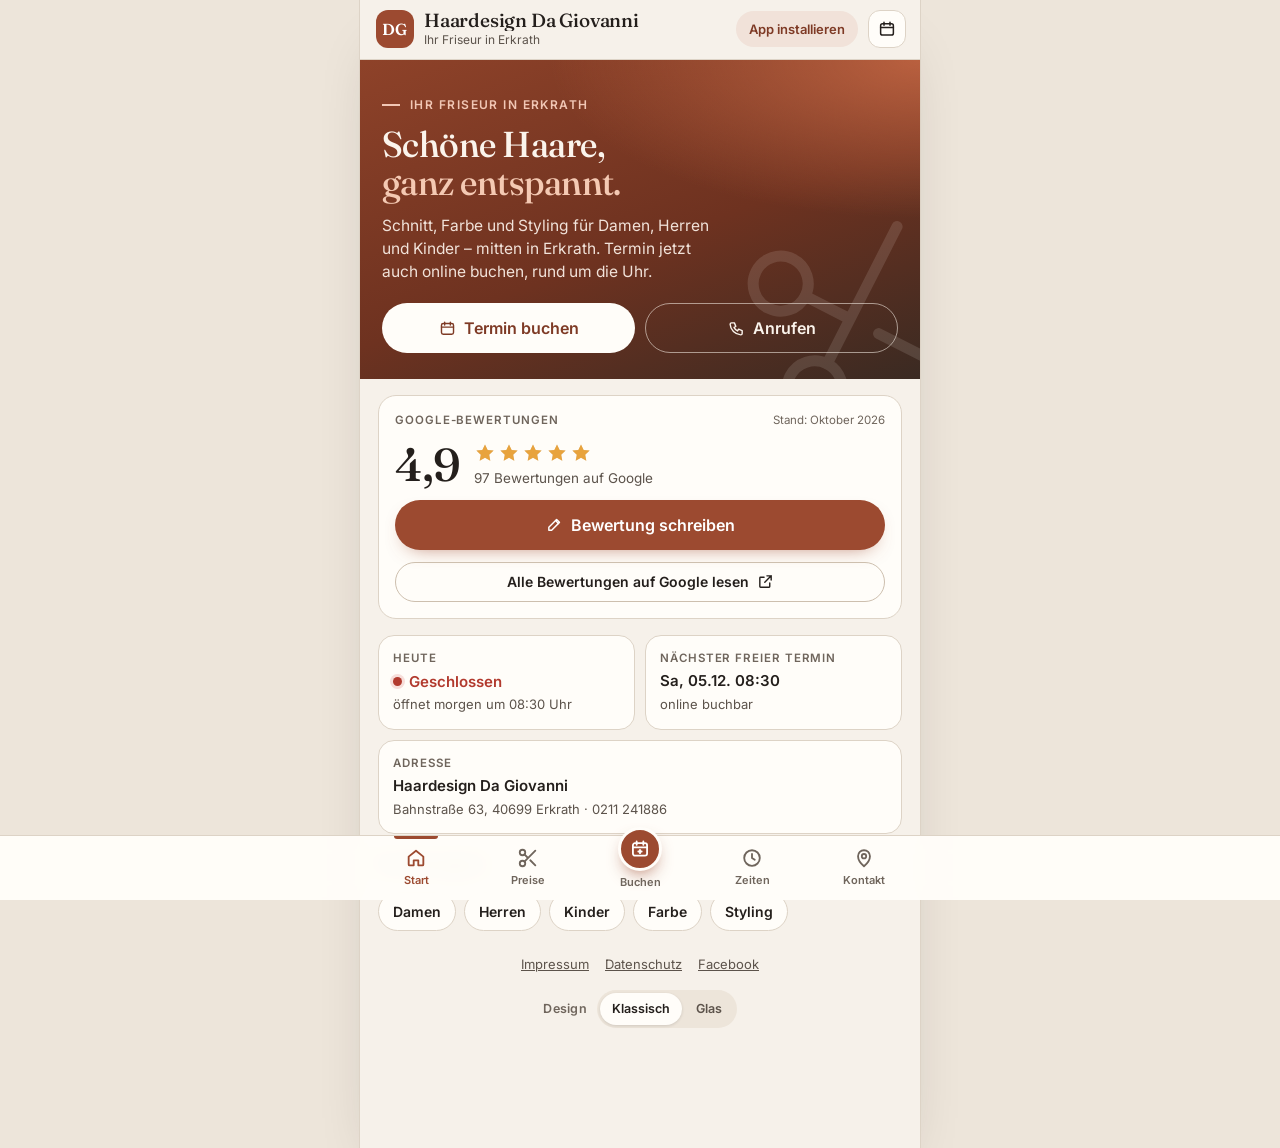
<file: index.html>
<!doctype html>
<html lang="de">
<head>
<meta charset="utf-8">
<meta name="viewport" content="width=device-width, initial-scale=1, viewport-fit=cover">
<title>Haardesign Da Giovanni – Friseur in Erkrath</title>
<meta name="description" content="Haardesign Da Giovanni, Friseur in Erkrath: Leistungen, Öffnungszeiten, Anfahrt und Online-Termin.">
<meta name="theme-color" content="#F6F1EA">
<meta name="color-scheme" content="light">
<meta name="mobile-web-app-capable" content="yes">
<meta name="apple-mobile-web-app-capable" content="yes">
<meta name="apple-mobile-web-app-status-bar-style" content="default">
<meta name="apple-mobile-web-app-title" content="Da Giovanni">
<link rel="manifest" href="manifest.webmanifest">
<link rel="icon" type="image/png" sizes="48x48" href="icons/favicon-48.png">
<link rel="icon" type="image/png" sizes="192x192" href="icons/icon-192.png">
<link rel="apple-touch-icon" sizes="180x180" href="icons/apple-touch-icon.png">
<link rel="preload" href="assets/fonts/fraunces-latin.woff2" as="font" type="font/woff2" crossorigin>
<link rel="preload" href="assets/fonts/inter-latin.woff2" as="font" type="font/woff2" crossorigin>
<link rel="stylesheet" href="css/fonts.css">
<link rel="stylesheet" href="css/base.css">
<link rel="stylesheet" href="css/app.css">
<link rel="stylesheet" href="css/theme-glass.css">
<script src="js/theme.js" data-key="dg-kunden-design"></script>
</head>
<body>
<div class="shell">
  <header class="top">
    <a class="brand" href="#start">
      <span class="mono" data-c="monogram">DG</span>
      <span class="brand-txt"><span class="brand-name" data-c="name">Haardesign Da Giovanni</span><span class="brand-claim"><span data-c="claim">Ihr Friseur in Erkrath</span> <span class="offline-pill">offline</span></span></span>
    </a>
    <button class="btn btn-soft btn-sm" type="button" id="install-btn" hidden>App installieren</button>
    <a class="icon-btn top-mine" href="#termine" aria-label="Meine Termine" title="Meine Termine"><svg viewBox="0 0 24 24" fill="none" stroke="currentColor" stroke-width="2" stroke-linecap="round" stroke-linejoin="round"><rect x="3.5" y="5" width="17" height="15" rx="2.5"/><path d="M3.5 10h17M8 3v4M16 3v4"/></svg><span class="count" id="mine-count"></span></a>
  </header>

  <main>
    <section class="view" id="v-start" data-view="start" aria-label="Start"></section>
    <section class="view" id="v-leistungen" data-view="leistungen" aria-label="Leistungen &amp; Preise"></section>
    <section class="view" id="v-buchen" data-view="buchen" aria-label="Termin buchen"></section>
    <section class="view" id="v-zeiten" data-view="zeiten" aria-label="Öffnungszeiten"></section>
    <section class="view" id="v-kontakt" data-view="kontakt" aria-label="Anfahrt &amp; Kontakt"></section>
    <section class="view" id="v-termine" data-view="termine" aria-label="Meine Termine"></section>
    <section class="view" id="v-impressum" data-view="impressum" aria-label="Impressum"></section>
    <section class="view" id="v-datenschutz" data-view="datenschutz" aria-label="Datenschutz"></section>
  </main>

  <div class="b-foot" id="b-foot" hidden><div class="b-foot-inner" id="b-foot-inner"></div></div>

  <nav class="bnav" aria-label="Hauptnavigation"><div class="bnav-inner">
    <a href="#start" data-nav="start"><svg viewBox="0 0 24 24" fill="none" stroke="currentColor" stroke-width="2" stroke-linecap="round" stroke-linejoin="round"><path d="M4 10.5L12 4l8 6.5V19a1 1 0 0 1-1 1h-4.5v-5.5h-5V20H5a1 1 0 0 1-1-1z"/></svg>Start</a>
    <a href="#leistungen" data-nav="leistungen"><svg viewBox="0 0 24 24" fill="none" stroke="currentColor" stroke-width="2" stroke-linecap="round" stroke-linejoin="round"><circle cx="6" cy="6" r="3"/><circle cx="6" cy="18" r="3"/><path d="M20 4L8.12 15.88M14.47 14.48L20 20M8.12 8.12L12 12"/></svg>Preise</a>
    <a href="#buchen" data-nav="buchen" class="book"><span class="bub"><svg viewBox="0 0 24 24" fill="none" stroke="currentColor" stroke-width="2.2" stroke-linecap="round" stroke-linejoin="round"><rect x="3.5" y="5" width="17" height="15" rx="2.5"/><path d="M3.5 10h17M8 3v4M16 3v4M12 13v4M10 15h4"/></svg></span>Buchen</a>
    <a href="#zeiten" data-nav="zeiten"><svg viewBox="0 0 24 24" fill="none" stroke="currentColor" stroke-width="2" stroke-linecap="round" stroke-linejoin="round"><circle cx="12" cy="12" r="8.5"/><path d="M12 7.5V12l3 2"/></svg>Zeiten</a>
    <a href="#kontakt" data-nav="kontakt"><svg viewBox="0 0 24 24" fill="none" stroke="currentColor" stroke-width="2" stroke-linecap="round" stroke-linejoin="round"><path d="M12 21s-6.5-5.6-6.5-11a6.5 6.5 0 0 1 13 0C18.5 15.4 12 21 12 21z"/><circle cx="12" cy="10" r="2.4"/></svg>Kontakt</a>
  </div></nav>
</div>
<noscript><p style="padding:20px">Bitte JavaScript aktivieren. Telefon: 0211 241886</p></noscript>
<script src="js/config.js"></script>
<script src="js/booking.js"></script>
<script src="js/app.js"></script>
</body>
</html>
</file>
<file: css/fonts.css>
/* Lokal eingebundene Schriften (offline-fähig): Fraunces + Inter, variable, SIL Open Font License */
@font-face { font-family: 'Fraunces'; font-style: normal; font-weight: 400 600; font-display: swap;
  src: url(../assets/fonts/fraunces-latin-ext.woff2) format('woff2');
  unicode-range: U+0100-02BA, U+02BD-02C5, U+02C7-02CC, U+02CE-02D7, U+02DD-02FF, U+0304, U+0308, U+0329, U+1D00-1DBF, U+1E00-1E9F, U+1EF2-1EFF, U+2020, U+20A0-20AB, U+20AD-20C4, U+2113, U+2C60-2C7F, U+A720-A7FF; }
@font-face { font-family: 'Fraunces'; font-style: normal; font-weight: 400 600; font-display: swap;
  src: url(../assets/fonts/fraunces-latin.woff2) format('woff2');
  unicode-range: U+0000-00FF, U+0131, U+0152-0153, U+02BB-02BC, U+02C6, U+02DA, U+02DC, U+0304, U+0308, U+0329, U+2000-206F, U+20AC, U+2122, U+2191, U+2193, U+2212, U+2215, U+FEFF, U+FFFD; }
@font-face { font-family: 'Inter'; font-style: normal; font-weight: 400 600; font-display: swap;
  src: url(../assets/fonts/inter-latin-ext.woff2) format('woff2');
  unicode-range: U+0100-02BA, U+02BD-02C5, U+02C7-02CC, U+02CE-02D7, U+02DD-02FF, U+0304, U+0308, U+0329, U+1D00-1DBF, U+1E00-1E9F, U+1EF2-1EFF, U+2020, U+20A0-20AB, U+20AD-20C4, U+2113, U+2C60-2C7F, U+A720-A7FF; }
@font-face { font-family: 'Inter'; font-style: normal; font-weight: 400 600; font-display: swap;
  src: url(../assets/fonts/inter-latin.woff2) format('woff2');
  unicode-range: U+0000-00FF, U+0131, U+0152-0153, U+02BB-02BC, U+02C6, U+02DA, U+02DC, U+0304, U+0308, U+0329, U+2000-206F, U+20AC, U+2122, U+2191, U+2193, U+2212, U+2215, U+FEFF, U+FFFD; }
</file>
<file: css/base.css>
/* Basis-Stylesheet – übernommen aus dem Prototyp (salon-app/css/style.css), Sand/Terrakotta, Fraunces + Inter */
:root {
  --bg: #F6F1EA; --bg-deep: #EDE5DA; --surface: #FFFDF9; --ink: #241F1C; --ink-soft: #5C534B; --ink-mute: #8C8076;
  --line: #DDD3C6; --line-soft: #EAE2D7; --accent: #9C4A30; --accent-ink: #7E3A25; --accent-tint: #F1E2D9; --dark: #26201C;
  --ok: #3F7A55; --ok-tint: #E1EEE4; --warn: #A86A12; --warn-tint: #FBEFD6; --bad: #B23A2E; --bad-tint: #F7DEDA; --info: #4D6385; --info-tint: #E1E8F2;
  --radius: 18px; --radius-sm: 12px; --radius-xs: 8px;
  --shadow: 0 1px 2px rgba(36,31,28,.04), 0 12px 32px -12px rgba(36,31,28,.14);
  --shadow-lg: 0 30px 80px -20px rgba(36,31,28,.35), 0 0 0 1px rgba(36,31,28,.06);
  --font-display: "Fraunces", Georgia, "Times New Roman", serif;
  --font-body: "Inter", system-ui, -apple-system, "Segoe UI", Roboto, sans-serif;
  --row: 16px;
}
*, *::before, *::after { box-sizing: border-box; }
html, body { margin: 0; }
body { background: var(--bg); color: var(--ink); font-family: var(--font-body); font-size: 15px; line-height: 1.5; -webkit-font-smoothing: antialiased; }
h1, h2, h3, h4 { font-family: var(--font-display); font-weight: 500; letter-spacing: -0.015em; line-height: 1.15; margin: 0; font-variation-settings: "opsz" 72; }
p { margin: 0; }
a { color: inherit; }
button, input, select, textarea { font: inherit; color: inherit; }
:focus-visible { outline: 3px solid var(--accent); outline-offset: 2px; border-radius: 6px; }
.sr-only { position: absolute; width: 1px; height: 1px; overflow: hidden; clip: rect(0 0 0 0); white-space: nowrap; }
.muted { color: var(--ink-soft); }
.small { font-size: 13px; }
.tnum { font-variant-numeric: tabular-nums; }
.eyebrow { display: inline-flex; align-items: center; gap: 10px; font-size: 12px; font-weight: 600; letter-spacing: .12em; text-transform: uppercase; color: var(--accent); }
.eyebrow::before { content: ""; width: 18px; height: 1.5px; background: currentColor; }

/* Buttons */
.btn { display: inline-flex; align-items: center; justify-content: center; gap: 8px; min-height: 40px; padding: 0 16px; border-radius: 999px;
  border: 1.5px solid transparent; font: 600 14px/1 var(--font-body); text-decoration: none; white-space: nowrap; cursor: pointer; background: none;
  transition: background-color .15s, color .15s, border-color .15s, transform .15s, box-shadow .15s; }
.btn svg { width: 17px; height: 17px; flex: none; }
.btn-primary { background: var(--accent); color: #fff; box-shadow: 0 8px 20px -12px rgba(156,74,48,.8); }
.btn-primary:hover { background: var(--accent-ink); }
.btn-primary:disabled { background: #C9B5A8; box-shadow: none; cursor: not-allowed; }
.btn-ghost { border-color: #CDBFAE; color: var(--ink); background: transparent; }
.btn-ghost:hover { border-color: var(--ink); background: rgba(255,253,249,.7); }
.btn-dark { background: var(--dark); color: var(--bg); }
.btn-dark:hover { background: #000; }
.btn-soft { background: var(--accent-tint); color: var(--accent-ink); }
.btn-soft:hover { background: #EAD2C5; }
.btn-danger { border-color: #E2B3AC; color: var(--bad); }
.btn-danger:hover { background: var(--bad-tint); }
.btn-ok { background: var(--ok); color: #fff; }
.btn-sm { min-height: 32px; padding: 0 12px; font-size: 13px; }
.btn-lg { min-height: 50px; padding: 0 24px; font-size: 16px; }
.btn-block { width: 100%; }
.icon-btn { width: 38px; height: 38px; border-radius: 12px; border: 1px solid var(--line); background: var(--surface); display: inline-grid; place-items: center; cursor: pointer; padding: 0; }
.icon-btn:hover { border-color: #BFB2A3; }
.icon-btn svg { width: 18px; height: 18px; }

/* Formular-Elemente */
.field { display: flex; flex-direction: column; gap: 6px; min-width: 0; position: relative; }
.field > label, .label { font-size: 12.5px; font-weight: 600; color: var(--ink-soft); letter-spacing: .01em; }
.input, select.input, textarea.input { width: 100%; min-height: 42px; padding: 9px 12px; border-radius: 10px; border: 1.5px solid var(--line); background: var(--surface); outline: none; transition: border-color .15s, box-shadow .15s; }
textarea.input { min-height: 74px; resize: vertical; line-height: 1.45; }
.input:focus { border-color: var(--accent); box-shadow: 0 0 0 3px rgba(156,74,48,.14); }
.field .hint { font-size: 12px; color: var(--ink-soft); }
.grid-2 { display: grid; grid-template-columns: 1fr 1fr; gap: 14px; }
.grid-3 { display: grid; grid-template-columns: 1fr 1fr 1fr; gap: 14px; }
.check { display: inline-flex; align-items: center; gap: 8px; font-size: 14px; cursor: pointer; }
.check input { width: 18px; height: 18px; accent-color: var(--accent); }

/* Badges / Pills */
.badge { display: inline-flex; align-items: center; gap: 5px; padding: 2px 9px; border-radius: 999px; font-size: 12px; font-weight: 600; line-height: 1.6; white-space: nowrap; background: var(--bg-deep); color: var(--ink-soft); }
.badge.ok { background: var(--ok-tint); color: var(--ok); }
.badge.warn { background: var(--warn-tint); color: var(--warn); }
.badge.bad { background: var(--bad-tint); color: var(--bad); }
.badge.info { background: var(--info-tint); color: var(--info); }
.badge.accent { background: var(--accent-tint); color: var(--accent-ink); }
.badge.dark { background: var(--dark); color: var(--bg); }
.dot { width: 10px; height: 10px; border-radius: 50%; display: inline-block; flex: none; }

/* Karten / Boxen */
.card { background: var(--surface); border: 1px solid var(--line); border-radius: var(--radius); }
.card-pad { padding: 22px 24px; }
.notice { display: flex; gap: 12px; align-items: flex-start; padding: 12px 14px; border-radius: 12px; font-size: 14px; background: var(--bg-deep); }
.notice svg { width: 18px; height: 18px; flex: none; margin-top: 1px; }
.notice.ok { background: var(--ok-tint); color: #2B5C3D; }
.notice.warn { background: var(--warn-tint); color: #7A4C08; }
.notice.bad { background: var(--bad-tint); color: #8E2B21; }
.notice.info { background: var(--info-tint); color: #34496A; }
.notice.accent { background: var(--accent-tint); color: var(--accent-ink); }
.notice strong { font-weight: 600; }

/* Toasts */
.toasts { position: fixed; right: 20px; bottom: 20px; display: flex; flex-direction: column; gap: 10px; z-index: 200; }
.toast { background: var(--dark); color: var(--bg); padding: 12px 16px; border-radius: 12px; box-shadow: var(--shadow-lg); font-size: 14px; max-width: 380px; animation: toastIn .25s ease; display: flex; gap: 10px; align-items: flex-start; }
.toast b { color: #F1C7B5; font-weight: 600; }
@keyframes toastIn { from { transform: translateY(10px); opacity: 0; } to { transform: none; opacity: 1; } }
</file>
<file: css/app.css>
/* Salon-PWA – mobile-first Layout (Kunden-Website) */
:root { --ink-mute: #6F655C; } /* dunkler als im Prototyp → WCAG-Kontrast ≥ 4.5 */
html { -webkit-tap-highlight-color: transparent; scroll-behavior: smooth; }
body { font-size: 16px; min-height: 100vh; overscroll-behavior-y: none; }
.shell { max-width: 560px; margin: 0 auto; min-height: 100vh; background: var(--bg); position: relative; }
@media (min-width: 640px) { body { background: var(--bg-deep); } .shell { box-shadow: 0 0 0 1px var(--line), 0 30px 60px -30px rgba(36,31,28,.3); } }

/* Kopf */
.top { position: sticky; top: 0; z-index: 30; display: flex; align-items: center; gap: 10px; padding: 10px 14px 10px 16px; padding-top: calc(10px + env(safe-area-inset-top));
  background: rgba(246,241,234,.94); backdrop-filter: blur(10px); -webkit-backdrop-filter: blur(10px); border-bottom: 1px solid var(--line); }
.brand { display: flex; align-items: center; gap: 10px; text-decoration: none; min-width: 0; flex: 1; }
.mono { width: 38px; height: 38px; border-radius: 12px; background: var(--accent); color: #fff; display: grid; place-items: center; flex: none; }
.mono { font-family: var(--font-display); font-weight: 600; font-size: 16px; letter-spacing: .02em; }
.brand-txt { min-width: 0; }
.brand-name { font-family: var(--font-display); font-size: 19px; font-weight: 500; line-height: 1.1; letter-spacing: -.01em; white-space: nowrap; overflow: hidden; text-overflow: ellipsis; display: block; }
.brand-claim { font-size: 12px; color: var(--ink-soft); display: block; white-space: nowrap; overflow: hidden; text-overflow: ellipsis; }
.top .btn-sm { min-height: 36px; }
.top-mine { position: relative; }
.top-mine .count { position: absolute; top: -4px; right: -4px; min-width: 18px; height: 18px; padding: 0 5px; border-radius: 9px; background: var(--accent); color: #fff; font-size: 11px; font-weight: 600; display: grid; place-items: center; }
.top-mine .count:empty { display: none; }

/* Ansichten */
.view { display: none; padding: 18px 18px 120px; flex-direction: column; gap: 16px; animation: fadeIn .18s ease; }
.view.active { display: flex; }
@keyframes fadeIn { from { opacity: 0; transform: translateY(4px); } to { opacity: 1; transform: none; } }
.view h1 { font-size: 30px; line-height: 1.1; }
.view h1 em, .hero h1 em { font-style: normal; color: var(--accent); }
.view h2 { font-size: 22px; }
.sec-head { display: flex; flex-direction: column; gap: 6px; }
.sec-head .row { display: flex; align-items: center; justify-content: space-between; gap: 10px; flex-wrap: wrap; }

/* Hero */
.hero { margin: -18px -18px 0; padding: 28px 22px 26px; color: #FBF4EC; position: relative; overflow: hidden;
  background: radial-gradient(120% 90% at 100% 0%, #B9603F 0%, transparent 55%), linear-gradient(160deg, #8E4229 0%, #6E3220 55%, #3A2A22 100%); }
.hero::after { content: ""; position: absolute; right: -40px; bottom: -50px; width: 220px; height: 220px; opacity: .12;
  background: url("../icons/scissors-line.svg") center / contain no-repeat; transform: rotate(-18deg); pointer-events: none; }
.hero .eyebrow { color: #F1C7B5; }
.hero h1 { font-size: 36px; line-height: 1.05; margin-top: 12px; max-width: 13ch; }
.hero h1 em { color: #F4C9B3; }
.hero p { margin-top: 12px; color: #F1E2D9; font-size: 15.5px; max-width: 34ch; }
.hero-btns { display: flex; gap: 10px; margin-top: 20px; flex-wrap: wrap; position: relative; z-index: 1; }
.hero-btns .btn { flex: 1 1 140px; }
.btn-light { background: #FFFDF9; color: var(--accent-ink); }
.btn-light:hover { background: #fff; }
.btn-outline-light { border-color: rgba(251,244,236,.55); color: #FBF4EC; }
.btn-outline-light:hover { background: rgba(255,255,255,.08); border-color: #FBF4EC; }

/* Info-Kacheln */
.tiles { display: grid; grid-template-columns: 1fr 1fr; gap: 10px; }
.tile { background: var(--surface); border: 1px solid var(--line); border-radius: 16px; padding: 14px; display: flex; flex-direction: column; gap: 4px; text-decoration: none; color: inherit; min-width: 0; text-align: left; cursor: pointer; font: inherit; }
.tile.wide { grid-column: 1 / -1; }
.tile .k { font-size: 11.5px; font-weight: 600; letter-spacing: .08em; text-transform: uppercase; color: var(--ink-mute); }
.tile .v { font-weight: 600; font-size: 15px; line-height: 1.3; }
.tile .s { font-size: 13px; color: var(--ink-soft); }
.status { display: inline-flex; align-items: center; gap: 7px; font-weight: 600; }
.status::before { content: ""; width: 9px; height: 9px; border-radius: 50%; background: var(--bad); box-shadow: 0 0 0 3px var(--bad-tint); }
.status.open { color: var(--ok); }
.status.open::before { background: var(--ok); box-shadow: 0 0 0 3px var(--ok-tint); }
.status.closed { color: var(--bad); }

.cat-chips { display: flex; gap: 8px; flex-wrap: wrap; }
.chip { padding: 8px 14px; border-radius: 999px; border: 1.5px solid var(--line); background: var(--surface); font-weight: 600; font-size: 14px; cursor: pointer; text-decoration: none; color: inherit; }
.chip:hover { border-color: var(--accent); }

/* Preisliste */
.price-cat { background: var(--surface); border: 1px solid var(--line); border-radius: 18px; padding: 6px 16px; scroll-margin-top: 80px; }
.price-cat h2 { font-size: 20px; padding: 12px 0 6px; }
.price-row { display: flex; align-items: baseline; gap: 10px; padding: 11px 0; border-top: 1px solid var(--line-soft); }
.price-row:first-of-type { border-top: 0; }
.price-row .n { flex: 1; min-width: 0; }
.price-row .n b { font-weight: 500; display: block; }
.price-row .n span { font-size: 13px; color: var(--ink-soft); }
.price-row .p { font-weight: 600; white-space: nowrap; font-variant-numeric: tabular-nums; }
.badge.sample { background: var(--warn-tint); color: #7A4C08; }

/* Öffnungszeiten */
.hours { background: var(--surface); border: 1px solid var(--line); border-radius: 18px; padding: 6px; }
.hours-row { display: flex; justify-content: space-between; gap: 12px; padding: 12px 12px; border-radius: 12px; font-variant-numeric: tabular-nums; }
.hours-row + .hours-row { border-top: 1px solid var(--line-soft); }
.hours-row.today { background: var(--accent-tint); color: var(--accent-ink); font-weight: 600; border-top-color: transparent; }
.hours-row.today + .hours-row { border-top-color: transparent; }
.hours-row .d small { font-size: 11.5px; font-weight: 600; margin-left: 6px; background: var(--accent); color: #fff; padding: 1px 7px; border-radius: 999px; vertical-align: 1px; }
.hours-row .t { text-align: right; }
.hours-row.closed-day .t { color: var(--ink-mute); }
.status-card { display: flex; align-items: center; justify-content: space-between; gap: 12px; padding: 16px; border-radius: 18px; background: var(--surface); border: 1px solid var(--line); }
.status-card .status { font-size: 18px; }

/* Kontakt / Karte */
.contact-list { display: flex; flex-direction: column; gap: 10px; }
.c-item { display: flex; align-items: center; gap: 14px; padding: 14px 16px; border-radius: 16px; border: 1px solid var(--line); background: var(--surface); text-decoration: none; color: inherit; }
.c-item .ico { width: 42px; height: 42px; border-radius: 12px; background: var(--accent-tint); color: var(--accent-ink); display: grid; place-items: center; flex: none; }
.c-item .ico svg { width: 20px; height: 20px; }
.c-item .ico.wa { background: #DDF3E4; color: #1E7A45; }
.c-item .grow { flex: 1; min-width: 0; }
.c-item .t { font-weight: 600; }
.c-item .s { font-size: 13.5px; color: var(--ink-soft); }
.c-item > svg { width: 18px; height: 18px; color: var(--ink-mute); flex: none; }
.map-box { position: relative; border-radius: 18px; overflow: hidden; border: 1px solid var(--line); background: var(--bg-deep); aspect-ratio: 4 / 3; }
.map-box iframe { position: absolute; inset: 0; width: 100%; height: 100%; border: 0; }
.map-fallback { position: absolute; inset: 0; display: flex; flex-direction: column; align-items: center; justify-content: center; gap: 8px; text-align: center; padding: 20px; color: var(--ink-soft); font-size: 14px;
  background: repeating-linear-gradient(45deg, #EDE5DA 0 14px, #E8DFD3 14px 28px); }
.map-fallback svg { width: 34px; height: 34px; color: var(--accent); }
.map-box.loaded .map-fallback { display: none; }
.foot-links { display: flex; gap: 16px; justify-content: center; font-size: 13px; color: var(--ink-mute); padding-top: 8px; flex-wrap: wrap; }
.foot-links a { color: var(--ink-soft); }

/* Demo-Hinweis */
.demo-banner { display: flex; align-items: center; gap: 8px; font-size: 12.5px; color: #7A4C08; background: var(--warn-tint); border-radius: 10px; padding: 7px 11px; line-height: 1.35; }
.demo-banner svg { width: 15px; height: 15px; flex: none; }

/* Buchung (aus buchen.css übernommen/vereinfacht) */
.steps { display: flex; gap: 6px; }
.steps span { flex: 1; height: 4px; border-radius: 4px; background: var(--bg-deep); }
.steps span.on { background: var(--accent); }
.b-back { background: none; border: 0; color: var(--ink-soft); font-weight: 600; font-size: 14px; display: inline-flex; align-items: center; gap: 4px; padding: 4px 0; cursor: pointer; align-self: flex-start; }
.b-back svg { width: 16px; height: 16px; }
.b-cat { font-size: 12px; font-weight: 600; letter-spacing: .1em; text-transform: uppercase; color: var(--ink-mute); margin: 6px 0 -6px; }
.opt { display: flex; align-items: center; gap: 14px; width: 100%; text-align: left; padding: 14px 16px; border-radius: 16px; border: 1.5px solid var(--line); background: var(--surface); cursor: pointer; transition: border-color .15s, transform .15s; }
.opt:hover { border-color: #C9B5A8; }
.opt:active { transform: scale(.99); }
.opt .grow { flex: 1; min-width: 0; }
.opt .t { font-weight: 600; font-size: 15.5px; line-height: 1.3; display: block; }
.opt .s { font-size: 13.5px; color: var(--ink-soft); margin-top: 2px; display: block; }
.opt .p { font-weight: 600; white-space: nowrap; font-variant-numeric: tabular-nums; }
.opt .av { width: 44px; height: 44px; border-radius: 50%; display: grid; place-items: center; color: #fff; font-weight: 600; flex: none; font-size: 17px; }
.opt .av svg { width: 22px; height: 22px; }
.opt > svg { width: 18px; height: 18px; flex: none; color: var(--ink-mute); }
.days { display: flex; gap: 8px; overflow-x: auto; margin: 0 -18px; padding: 2px 18px 8px; scroll-snap-type: x proximity; scrollbar-width: none; }
.days::-webkit-scrollbar { display: none; }
.day { flex: none; width: 62px; padding: 9px 0 8px; border-radius: 14px; border: 1.5px solid var(--line); background: var(--surface); text-align: center; cursor: pointer; scroll-snap-align: start; }
.day b { display: block; font-family: var(--font-display); font-size: 22px; font-weight: 500; line-height: 1.1; }
.day span { font-size: 12px; color: var(--ink-soft); font-weight: 600; display: block; }
.day small { display: block; font-size: 10.5px; color: var(--ok); font-weight: 600; margin-top: 2px; }
.day:disabled { opacity: .45; cursor: not-allowed; background: var(--bg-deep); }
.day:disabled small { color: var(--ink-mute); }
.day.sel { background: var(--dark); border-color: var(--dark); color: var(--bg); }
.day.sel span, .day.sel small { color: #E2B49F; }
.times-group { display: flex; flex-direction: column; gap: 8px; }
.times { display: grid; grid-template-columns: repeat(4, minmax(0, 1fr)); gap: 8px; }
.time { padding: 11px 0; border-radius: 12px; border: 1.5px solid var(--line); background: var(--surface); font-weight: 600; font-variant-numeric: tabular-nums; cursor: pointer; font-size: 15px; }
.time:hover { border-color: var(--accent); }
.time.sel { background: var(--accent); border-color: var(--accent); color: #fff; }
.summary { background: var(--surface); border: 1px solid var(--line); border-radius: 16px; padding: 14px 16px; display: flex; flex-direction: column; gap: 7px; font-size: 14.5px; }
.summary .row { display: flex; justify-content: space-between; gap: 12px; }
.summary .row > span:first-child { color: var(--ink-soft); flex: none; }
.summary .row > span:last-child { font-weight: 600; text-align: right; }
.field.err .input { border-color: var(--bad); background: #FFF8F6; }
.field .errmsg { font-size: 12.5px; color: var(--bad); font-weight: 600; display: none; }
.field.err .errmsg { display: block; }
.b-foot { position: fixed; left: 0; right: 0; bottom: calc(64px + env(safe-area-inset-bottom)); padding: 10px 16px; background: rgba(246,241,234,.96); backdrop-filter: blur(10px); -webkit-backdrop-filter: blur(10px); border-top: 1px solid var(--line); z-index: 25; }
.b-foot[hidden] { display: none; }
.b-foot-inner { max-width: 528px; margin: 0 auto; display: flex; gap: 10px; align-items: center; }
.b-foot .info { flex: 1; font-size: 13px; color: var(--ink-soft); line-height: 1.3; min-width: 0; }
.b-foot .info b { color: var(--ink); display: block; font-size: 14.5px; }
.done-ico { width: 72px; height: 72px; border-radius: 50%; background: var(--ok-tint); color: var(--ok); display: grid; place-items: center; margin: 6px auto 0; }
.done-ico svg { width: 36px; height: 36px; }
.done-ico.bad { background: var(--bad-tint); color: var(--bad); }
.center { text-align: center; }
.mine-item { background: var(--surface); border: 1px solid var(--line); border-radius: 16px; padding: 14px 16px; display: flex; flex-direction: column; gap: 8px; }
.mine-item .acts { display: flex; gap: 8px; flex-wrap: wrap; }
.mine-item.cancelled { opacity: .6; }
.empty { text-align: center; padding: 28px 16px; border: 1.5px dashed var(--line); border-radius: 18px; color: var(--ink-soft); display: flex; flex-direction: column; gap: 12px; align-items: center; }
.confirm-cancel { display: flex; flex-direction: column; gap: 10px; padding: 14px; border-radius: 14px; background: var(--bad-tint); color: #8E2B21; font-size: 14px; }
.confirm-cancel .acts { display: flex; gap: 8px; }
.confirm-cancel .acts .btn { flex: 1; }
.btn-bad { background: var(--bad); color: #fff; }

.legal { background: var(--surface); border: 1px solid var(--line); border-radius: 18px; padding: 18px; display: flex; flex-direction: column; gap: 10px; font-size: 14.5px; }
.legal h3 { font-size: 17px; margin-top: 6px; }

/* Untere Navigation */
.bnav { position: fixed; left: 0; right: 0; bottom: 0; z-index: 30; background: rgba(255,253,249,.97); backdrop-filter: blur(10px); -webkit-backdrop-filter: blur(10px); border-top: 1px solid var(--line); padding-bottom: env(safe-area-inset-bottom); }
.bnav-inner { max-width: 560px; margin: 0 auto; display: grid; grid-template-columns: repeat(5, 1fr); height: 64px; }
.bnav a { display: flex; flex-direction: column; align-items: center; justify-content: center; gap: 3px; text-decoration: none; color: var(--ink-mute); font-size: 11px; font-weight: 600; position: relative; }
.bnav a svg { width: 22px; height: 22px; }
.bnav a.active { color: var(--accent); }
.bnav a.active::before { content: ""; position: absolute; top: 0; left: 30%; right: 30%; height: 3px; border-radius: 0 0 3px 3px; background: var(--accent); }
.bnav a.book .bub { width: 44px; height: 44px; margin-top: -18px; border-radius: 50%; background: var(--accent); color: #fff; display: grid; place-items: center; box-shadow: 0 8px 18px -8px rgba(156,74,48,.9); border: 3px solid var(--surface); }
.bnav a.book.active::before { display: none; }
.bnav a.book .bub svg { width: 20px; height: 20px; }

.toast { position: fixed; left: 50%; bottom: calc(80px + env(safe-area-inset-bottom)); transform: translateX(-50%); background: var(--dark); color: var(--bg); padding: 11px 16px; border-radius: 12px; font-size: 14px; z-index: 50; box-shadow: var(--shadow-lg); max-width: calc(100% - 32px); }
.offline-pill { display: none; font-size: 11.5px; font-weight: 600; background: var(--dark); color: var(--bg); border-radius: 999px; padding: 3px 9px; }
body.is-offline .offline-pill { display: inline-block; }

/* iOS-Installationshinweis (Bottom-Sheet) */
.sheet-backdrop { position: fixed; inset: 0; z-index: 60; background: rgba(38,32,28,.45); display: flex; align-items: flex-end; justify-content: center; animation: fadeIn .15s ease; }
.sheet { background: var(--surface); width: 100%; max-width: 560px; border-radius: 22px 22px 0 0; padding: 10px 20px calc(20px + env(safe-area-inset-bottom)); display: flex; flex-direction: column; gap: 14px; box-shadow: var(--shadow-lg); }
.sheet-grip { width: 40px; height: 5px; border-radius: 3px; background: var(--line); margin: 0 auto 4px; }
.ios-steps { list-style: none; margin: 0; padding: 0; display: flex; flex-direction: column; gap: 12px; }
.ios-steps li { display: flex; gap: 12px; align-items: flex-start; font-size: 15px; line-height: 1.4; }
.ios-steps .n { width: 26px; height: 26px; border-radius: 50%; background: var(--accent-tint); color: var(--accent-ink); font-weight: 600; font-size: 13px; display: grid; place-items: center; flex: none; }
.kbd { display: inline-grid; place-items: center; width: 26px; height: 26px; border-radius: 7px; background: var(--bg-deep); color: #2F6FE0; vertical-align: middle; margin-left: 2px; }
.kbd svg { width: 16px; height: 16px; }
/* Safe-Area seitlich (Querformat iPhone) */
.top { padding-left: calc(16px + env(safe-area-inset-left)); padding-right: calc(14px + env(safe-area-inset-right)); }
.view { padding-left: calc(18px + env(safe-area-inset-left)); padding-right: calc(18px + env(safe-area-inset-right)); }
.c-item .t, .c-item .s { display: block; }
@media (max-width: 479px) { #install-btn { display: none !important; } }

/* Google-Bewertungen */
.rev-card { background: var(--surface); border: 1px solid var(--line); border-radius: 18px; padding: 16px; display: flex; flex-direction: column; gap: 12px; }
.rev-head { display: flex; justify-content: space-between; align-items: baseline; gap: 10px; }
.rev-src { font-size: 11.5px; font-weight: 600; letter-spacing: .08em; text-transform: uppercase; color: var(--ink-mute); }
.rev-asof { font-size: 11.5px; color: var(--ink-mute); }
.rev-score { display: flex; align-items: center; gap: 14px; }
.rev-num { font-family: var(--font-display); font-size: 46px; font-weight: 500; line-height: 1; letter-spacing: -.02em; }
.rev-meta { display: flex; flex-direction: column; gap: 4px; }
.rev-count { font-size: 13.5px; color: var(--ink-soft); }
.stars { display: inline-flex; gap: 2px; vertical-align: middle; }
.star { position: relative; display: inline-block; flex: none; }
.star > svg { width: 100%; height: 100%; display: block; }
.star .bg { fill: #E3D8CB; }
.star .fill { position: absolute; inset: 0 auto 0 0; overflow: hidden; }
.star .fill svg { display: block; fill: #E8A33D; }
.rev-card .btn svg { width: 17px; height: 17px; }
.rev-prompt { display: flex; flex-direction: column; align-items: flex-start; gap: 8px; padding: 14px 16px; border-radius: 16px; background: var(--accent-tint); border: 1px solid #E6CBBD; }
.rev-prompt-t { display: flex; align-items: center; gap: 8px; flex-wrap: wrap; color: var(--accent-ink); }
.mine-item.past { opacity: .85; }

/* Terminerinnerungen (Demo) – Auswahl im Formular */
.rem-field { border: 0; margin: 0; padding: 0; }
.rem-field legend { font-size: 12.5px; font-weight: 600; color: var(--ink-soft); padding: 0; margin-bottom: 6px; }
.seg { display: grid; grid-template-columns: repeat(3, 1fr); gap: 6px; }
.seg-opt { position: relative; }
.seg-opt input { position: absolute; opacity: 0; inset: 0; margin: 0; cursor: pointer; }
.seg-opt span { display: flex; align-items: center; justify-content: center; gap: 6px; min-height: 44px; border-radius: 12px; border: 1.5px solid var(--line); background: var(--surface); font-weight: 600; font-size: 14px; }
.seg-opt svg { width: 17px; height: 17px; }
.seg-opt.whatsapp svg { color: #1E7A45; }
.seg-opt input:checked + span { border-color: var(--accent); background: var(--accent-tint); color: var(--accent-ink); box-shadow: inset 0 0 0 1px var(--accent); }
.seg-opt input:focus-visible + span { outline: 3px solid rgba(156,74,48,.35); outline-offset: 2px; }
.field .rem-mobile { color: #7A4C08; display: flex; gap: 6px; align-items: flex-start; }
.field .rem-mobile[hidden] { display: none; }
.rem-mobile svg { width: 14px; height: 14px; flex: none; margin-top: 1px; }

/* Erinnerungs-Box (Bestätigung / Meine Termine) */
.rem-box { background: var(--surface); border: 1px solid var(--line); border-radius: 16px; padding: 14px 16px; display: flex; flex-direction: column; gap: 10px; }
.rem-box.compact { background: var(--bg); border-color: var(--line-soft); padding: 10px 12px; gap: 8px; border-radius: 12px; }
.rem-box.none { flex-direction: row; align-items: center; gap: 10px; }
.rem-head { display: flex; align-items: center; gap: 12px; }
.rem-head .grow { flex: 1; min-width: 0; display: flex; flex-direction: column; }
.rem-t { font-size: 15.5px; }
.rem-sub { font-size: 13px; color: var(--ink-soft); }
.rem-ico { width: 36px; height: 36px; border-radius: 10px; display: grid; place-items: center; flex: none; background: var(--accent-tint); color: var(--accent-ink); }
.rem-ico svg { width: 19px; height: 19px; }
.rem-ico.whatsapp { background: #DDF3E4; color: #1E7A45; }
.rem-ico.sms { background: var(--info-tint); color: var(--info); }
.rem-box.compact .rem-ico { width: 30px; height: 30px; border-radius: 8px; }
.rem-box.compact .rem-ico svg { width: 16px; height: 16px; }
.rem-box.compact .rem-t { font-size: 14px; }
.rem-list { list-style: none; margin: 0; padding: 0; display: flex; flex-direction: column; gap: 6px; }
.rem-item { display: flex; justify-content: space-between; align-items: flex-start; gap: 10px; font-size: 14px; font-variant-numeric: tabular-nums; }
.rem-line { flex: 1; min-width: 0; }
.rem-box.compact .rem-item { font-size: 13px; }
.rem-st { font-size: 12px; font-weight: 600; padding: 2px 8px; border-radius: 999px; background: var(--ok-tint); color: var(--ok); display: inline-flex; align-items: center; gap: 4px; white-space: nowrap; }
.rem-st svg { width: 12px; height: 12px; }
.rem-item.st-entfaellt { color: var(--ink-mute); }
.rem-item.st-entfaellt .rem-st { background: var(--bg-deep); color: #6F655C; }
.rem-item.st-entfaellt { flex-wrap: wrap; }
.rem-why { font-weight: 500; }
.rem-item.st-verschickt .rem-st { background: var(--info-tint); color: var(--info); }
.rem-acts { display: flex; gap: 8px; flex-wrap: wrap; }
.rem-acts .btn { flex: 1 1 auto; }
.rem-demo { display: flex; gap: 6px; align-items: flex-start; margin: 0; font-size: 11.5px; line-height: 1.35; color: var(--ink-mute); }
.rem-demo svg { width: 13px; height: 13px; flex: none; margin-top: 1px; }
body.no-scroll { overflow: hidden; }

/* Handy-Vorschau */
.phone-backdrop { align-items: center; background: rgba(28,24,21,.72); padding: 12px; overflow-y: auto; }
.phone-wrap { display: flex; flex-direction: column; align-items: center; gap: 10px; width: 100%; max-width: 340px; margin: auto; }
.phone { --ph-font: -apple-system, BlinkMacSystemFont, "Segoe UI", Roboto, "Helvetica Neue", Arial, sans-serif;
  width: 100%; height: min(600px, calc(100vh - 150px)); min-height: 420px; border-radius: 38px; border: 9px solid #141210; background: #fff; overflow: hidden;
  display: flex; flex-direction: column; font-family: var(--ph-font); box-shadow: 0 30px 60px -20px rgba(0,0,0,.6); position: relative; }
.ph-status { display: flex; justify-content: space-between; align-items: center; padding: 8px 20px 4px; font-size: 13px; font-weight: 600; flex: none; height: 28px; }
.ph-sig { display: inline-flex; align-items: flex-end; gap: 2px; }
.ph-sig i { width: 3px; background: currentColor; border-radius: 1px; display: block; }
.ph-sig i:nth-child(1) { height: 4px; } .ph-sig i:nth-child(2) { height: 6px; } .ph-sig i:nth-child(3) { height: 8px; } .ph-sig i:nth-child(4) { height: 10px; }
.ph-sig b { width: 20px; height: 10px; border: 1.5px solid currentColor; border-radius: 3px; margin-left: 5px; position: relative; display: block; }
.ph-sig b::after { content: ""; position: absolute; inset: 1px 5px 1px 1px; background: currentColor; border-radius: 1px; }
.ph-head { display: flex; align-items: center; gap: 10px; padding: 6px 12px 10px; flex: none; }
.ph-back svg { width: 20px; height: 20px; display: block; }
.ph-av { width: 36px; height: 36px; border-radius: 50%; display: grid; place-items: center; font-family: var(--font-display); font-weight: 600; font-size: 14px; flex: none; background: var(--accent); color: #fff; }
.ph-who { display: flex; flex-direction: column; min-width: 0; }
.ph-who b { font-size: 15.5px; font-weight: 600; white-space: nowrap; overflow: hidden; text-overflow: ellipsis; }
.ph-who small { font-size: 12px; opacity: .85; }
.ph-chat { flex: 1; overflow-y: auto; padding: 10px 10px 14px; display: flex; flex-direction: column; gap: 6px; }
.ph-day { align-self: center; font-size: 11.5px; padding: 4px 10px; border-radius: 8px; margin-top: 6px; }
.ph-note { align-self: center; font-size: 11px; color: #8A5A10; background: #FFF4D6; border-radius: 8px; padding: 3px 8px; text-align: center; }
.ph-bubble { align-self: flex-start; max-width: 86%; font-size: 14.5px; line-height: 1.38; padding: 7px 10px 6px; border-radius: 10px; overflow-wrap: anywhere; position: relative; }
.ph-link { text-decoration: underline; }
.ph-meta { display: flex; justify-content: flex-end; align-items: center; gap: 3px; font-size: 11px; margin-top: 2px; }
.ph-checks { width: 16px; height: 10px; color: #53BDEB; }
.ph-input { flex: none; padding: 8px 10px 14px; }
.ph-input span { display: block; border-radius: 20px; padding: 9px 14px; font-size: 14px; }
/* WhatsApp-Stil */
.phone.wa, .phone.whatsapp { background: #EFEAE2; }
.phone.whatsapp .ph-status { background: #075E54; color: #fff; }
.ph-head.wa { background: #075E54; color: #fff; }
.phone.whatsapp .ph-chat { background: #EFEAE2 radial-gradient(rgba(0,0,0,.035) 1px, transparent 1.5px) 0 0 / 14px 14px; }
.phone.whatsapp .ph-day { background: #fff; color: #54656F; box-shadow: 0 1px .5px rgba(0,0,0,.13); }
.ph-sys { align-self: center; text-align: center; font-size: 11.5px; color: #54656F; background: #FFEECD; border-radius: 8px; padding: 5px 10px; max-width: 90%; }
.phone.whatsapp .ph-bubble { background: #fff; color: #111B21; box-shadow: 0 1px .5px rgba(0,0,0,.13); border-top-left-radius: 0; }
.phone.whatsapp .ph-bubble::before { content: ""; position: absolute; left: -7px; top: 0; border: 7px solid transparent; border-top-color: #fff; border-right-color: #fff; border-width: 0 7px 9px 0; }
.phone.whatsapp .ph-link { color: #027EB5; }
.phone.whatsapp .ph-meta { color: #667781; }
.ph-input.wa { background: #EFEAE2; } .ph-input.wa span { background: #fff; color: #8696A0; }
/* SMS-Stil (Nachrichten-App) */
.phone.sms .ph-status { color: #000; }
.ph-head.sms { flex-direction: column; gap: 4px; padding: 2px 12px 10px; border-bottom: 1px solid #E5E5EA; background: #F9F9F9; position: relative; text-align: center; }
.ph-head.sms .ph-back { position: absolute; left: 12px; top: 10px; color: #007AFF; }
.ph-head.sms .ph-av { width: 44px; height: 44px; background: linear-gradient(#A5ABB8, #858994); font-family: var(--ph-font); }
.ph-head.sms .ph-who { align-items: center; } .ph-head.sms .ph-who b { font-size: 13px; font-weight: 500; } .ph-head.sms small { color: #8E8E93; font-size: 11px; }
.phone.sms .ph-day { color: #8E8E93; font-size: 11px; }
.phone.sms .ph-bubble { background: #E9E9EB; color: #000; border-radius: 18px; padding: 8px 12px; }
.phone.sms .ph-link { color: #000; }
.ph-input.sms span { border: 1px solid #D1D1D6; color: #8E8E93; }
/* Sperrbildschirm + Mitteilung */
.phone.lock { background: radial-gradient(120% 70% at 30% 0%, #B9603F 0%, transparent 60%), linear-gradient(170deg, #6E3220 0%, #2A1E19 70%); color: #fff; align-items: center; }
.phone.lock .ph-status { width: 100%; color: #fff; background: transparent; }
.ph-lock-date { margin-top: 26px; font-size: 16px; font-weight: 500; opacity: .9; }
.ph-lock-time { font-size: 72px; font-weight: 600; line-height: 1; letter-spacing: -.02em; margin-top: 2px; }
.ph-notif { margin: 34px 10px 0; width: calc(100% - 20px); display: flex; gap: 10px; text-align: left; padding: 11px 12px; border-radius: 18px; border: 0; cursor: pointer; font: inherit; color: #111;
  background: rgba(245,242,238,.86); backdrop-filter: blur(16px); -webkit-backdrop-filter: blur(16px); box-shadow: 0 10px 30px -10px rgba(0,0,0,.5); animation: notifIn .55s cubic-bezier(.2,.9,.3,1.2) .35s both; }
@keyframes notifIn { from { opacity: 0; transform: translateY(-60px) scale(.96); } to { opacity: 1; transform: none; } }
.ph-app { width: 34px; height: 34px; border-radius: 9px; display: grid; place-items: center; flex: none; color: #fff; }
.ph-app.whatsapp { background: #25D366; } .ph-app.sms { background: #34C759; }
.ph-app svg { width: 20px; height: 20px; }
.ph-n-body { flex: 1; min-width: 0; display: flex; flex-direction: column; gap: 1px; }
.ph-n-top { display: flex; justify-content: space-between; font-size: 12px; color: #555; } .ph-n-top b { font-weight: 600; }
.ph-n-title { font-size: 14px; font-weight: 600; }
.ph-n-text { font-size: 13.5px; line-height: 1.32; display: -webkit-box; -webkit-line-clamp: 4; -webkit-box-orient: vertical; overflow: hidden; }
.ph-lock-foot { margin-top: auto; padding-bottom: 18px; font-size: 12px; opacity: .7; }
.phone-btns { display: flex; gap: 10px; width: 100%; } .phone-btns .btn { flex: 1; }
.rem-demo.light { color: #E9DED5; text-align: center; justify-content: center; }
@media (prefers-reduced-motion: reduce) { .ph-notif { animation: none; } }
#v-buchen { padding-bottom: calc(170px + env(safe-area-inset-bottom)); } /* Platz für Fußleiste + Navigation */
.rem-line .nw { white-space: nowrap; }

/* ---------- Haarlänge & Terminwunsch (Anfrage-Modus) ---------- */
.len-hint { align-items: center; font-size: 13.5px; line-height: 1.4; }
.mode-note { display: flex; gap: 8px; align-items: flex-start; margin: -4px 0 0; line-height: 1.4; }
.mode-note svg { width: 16px; height: 16px; flex: none; margin-top: 1px; color: var(--accent); }
.len-opts { display: flex; flex-direction: column; gap: 10px; }
.len-opt.sel { border-color: var(--accent); box-shadow: inset 0 0 0 1px var(--accent); }
.len-av { background: var(--accent-tint) !important; color: var(--accent-ink); }
.len-av svg { width: 20px; height: 20px; }
.len-av.len-kurz svg { transform: scaleY(.62); transform-origin: 50% 30%; }
.len-av.len-mittel svg { transform: scaleY(.82); transform-origin: 50% 30%; }
.len-dur { color: var(--accent-ink); }
.done-ico.wait { background: var(--warn-tint); color: var(--warn); }
.done-ico.prop { background: var(--accent-tint); color: var(--accent); }
.req-line { display: flex; gap: 8px; align-items: center; flex-wrap: wrap; }
.demo-box { display: flex; flex-direction: column; gap: 10px; padding: 12px 14px; border-radius: 14px; border: 1.5px dashed #D9C3A3; background: #FFF9EE; }
.demo-box.compact { padding: 10px 12px; gap: 8px; }
.demo-box .small { display: flex; gap: 7px; align-items: flex-start; line-height: 1.4; }
.demo-box .small svg { width: 15px; height: 15px; flex: none; margin-top: 1px; }
.demo-box .acts { display: flex; gap: 8px; flex-wrap: wrap; }
.prop-box .acts .btn svg { width: 16px; height: 16px; }
.rem-box.wait .rem-t { color: var(--ink-soft); }
.mine-item[data-status="angefragt"] { border-color: #E9D3AE; }
.mine-item[data-status="verschoben"] { border-color: #E6CBBD; }
</file>
<file: css/theme-glass.css>
/* =====================================================================
   Design „Glas“ – nur aktiv mit <html data-theme="glass">. Klassisch bleibt unverändert.
   Hell & ruhig (warmes Off-White, Greige, Tinte), große leichte Serifen mit kursiver Betonung,
   feine Linien, viel Weißraum; „Liquid Glass“: durchscheinende Flächen mit Weichzeichner + Sättigung,
   heller Innenkante und weichem Schatten. Blur nur auf wenigen großen Flächen (Kopf, Navigation,
   Leisten, Dialoge) – Karten/Kacheln sind halbtransparent ohne Blur (schont Handy-GPU).
   Fallback ohne backdrop-filter bzw. bei „Transparenz reduzieren“: fast deckende Flächen.
   ===================================================================== */
@font-face { font-family: 'Fraunces Glass'; font-style: normal; font-weight: 100 900; font-display: swap;
  src: url(../assets/fonts/fraunces-latin.woff2) format('woff2'); unicode-range: U+0000-00FF, U+0131, U+0152-0153, U+02BB-02BC, U+02C6, U+02DA, U+02DC, U+0304, U+0308, U+0329, U+2000-206F, U+20AC, U+2122, U+2191, U+2193, U+2212, U+2215, U+FEFF, U+FFFD; }
@font-face { font-family: 'Fraunces Glass'; font-style: normal; font-weight: 100 900; font-display: swap;
  src: url(../assets/fonts/fraunces-latin-ext.woff2) format('woff2'); unicode-range: U+0100-02BA, U+02BD-02C5, U+02C7-02CC, U+02CE-02D7, U+02DD-02FF, U+1D00-1DBF, U+1E00-1E9F, U+1EF2-1EFF, U+2020, U+20A0-20AB, U+20AD-20C4, U+2113, U+2C60-2C7F, U+A720-A7FF; }
@font-face { font-family: 'Fraunces Glass'; font-style: italic; font-weight: 300 500; font-display: swap;
  src: url(../assets/fonts/fraunces-italic-latin.woff2) format('woff2'); }
@font-face { font-family: 'Inter Glass'; font-style: normal; font-weight: 100 900; font-display: swap;
  src: url(../assets/fonts/inter-latin.woff2) format('woff2'); unicode-range: U+0000-00FF, U+0131, U+0152-0153, U+02BB-02BC, U+02C6, U+02DA, U+02DC, U+0304, U+0308, U+0329, U+2000-206F, U+20AC, U+2122, U+2191, U+2193, U+2212, U+2215, U+FEFF, U+FFFD; }
@font-face { font-family: 'Inter Glass'; font-style: normal; font-weight: 100 900; font-display: swap;
  src: url(../assets/fonts/inter-latin-ext.woff2) format('woff2'); unicode-range: U+0100-02BA, U+02BD-02C5, U+02C7-02CC, U+02CE-02D7, U+02DD-02FF, U+1D00-1DBF, U+1E00-1E9F, U+1EF2-1EFF, U+2020, U+20A0-20AB, U+20AD-20C4, U+2113, U+2C60-2C7F, U+A720-A7FF; }

html[data-theme="glass"] {
  --bg: #F3F0EB; --bg-deep: #EAE5DE; --surface: #FFFFFF; --ink: #1C1D1A; --ink-soft: #55534D; --ink-mute: #6B6862;
  --line: rgba(28,29,26,.13); --line-soft: rgba(28,29,26,.075); --accent: #8A5D3B; --accent-ink: #6A4428; --accent-tint: #F2E9E0; --dark: #1C1D1A;
  --ok: #2F6B47; --ok-tint: #E2EEE5; --warn: #8F5A0C; --warn-tint: #F8EDD6; --bad: #A8352A; --bad-tint: #F6E0DC; --info: #3F5677; --info-tint: #E3E9F1;
  --radius: 22px; --radius-sm: 14px; --radius-xs: 10px;
  --shadow: 0 1px 2px rgba(28,29,26,.04), 0 14px 34px -16px rgba(28,29,26,.16);
  --shadow-lg: 0 30px 80px -24px rgba(28,29,26,.30), 0 0 0 .5px rgba(28,29,26,.08);
  --font-display: "Fraunces Glass", "Fraunces", "New York", Georgia, serif;
  --font-body: -apple-system, BlinkMacSystemFont, "SF Pro Text", "Inter Glass", "Inter", system-ui, "Segoe UI", Roboto, sans-serif;
  /* Glas-Bausteine */
  --g-fill: rgba(255,255,255,.56); --g-fill-strong: rgba(255,255,255,.74); --g-card: rgba(255,255,255,.66);
  --g-edge: rgba(255,255,255,.78); --g-hair: rgba(28,29,26,.08);
  --g-blur: blur(22px) saturate(185%); --g-blur-lg: blur(32px) saturate(190%);
  --g-shine: inset 0 1px 0 rgba(255,255,255,.9), inset 0 0 0 .5px rgba(255,255,255,.5);
  --g-shadow: 0 0 0 .5px var(--g-hair), 0 10px 30px -14px rgba(28,29,26,.22);
  background: #F3F0EB;
}
/* Weiche, warme Verläufe als ruhiger Hintergrund (fixiert, ohne background-attachment – iOS-sicher) */
html[data-theme="glass"] body { background: transparent; color: var(--ink); font-size: 16px; letter-spacing: -.005em; }
html[data-theme="glass"] body::before { content: ""; position: fixed; inset: -10vh -10vw; z-index: -1; pointer-events: none;
  background:
    radial-gradient(42% 32% at 8% 4%, rgba(236,214,196,.85) 0%, rgba(236,214,196,0) 100%),
    radial-gradient(38% 30% at 96% 18%, rgba(214,222,212,.75) 0%, rgba(214,222,212,0) 100%),
    radial-gradient(46% 34% at 70% 96%, rgba(233,217,224,.7) 0%, rgba(233,217,224,0) 100%),
    radial-gradient(40% 30% at 0% 70%, rgba(242,231,214,.8) 0%, rgba(242,231,214,0) 100%),
    linear-gradient(180deg, #F6F3EF 0%, #F1EDE7 100%); }
html[data-theme="glass"] h1, html[data-theme="glass"] h2, html[data-theme="glass"] h3, html[data-theme="glass"] h4 { font-weight: 360; letter-spacing: -.025em; font-variation-settings: "opsz" 96; }
html[data-theme="glass"] h1 em, html[data-theme="glass"] h2 em { font-style: italic; font-weight: 340; color: var(--accent); }
html[data-theme="glass"] .eyebrow { font-size: 11px; font-weight: 600; letter-spacing: .22em; color: var(--ink-soft); }
html[data-theme="glass"] .eyebrow::before { width: 22px; height: 1px; }
html[data-theme="glass"] :focus-visible { outline: 2px solid var(--ink); outline-offset: 2px; }

/* Buttons: Tinte statt Terrakotta, Glas für sekundär */
html[data-theme="glass"] .btn { font-weight: 600; letter-spacing: -.005em; border-width: 1px; }
html[data-theme="glass"] .btn-primary { background: var(--dark); color: #fff; box-shadow: inset 0 1px 0 rgba(255,255,255,.14), 0 10px 22px -12px rgba(28,29,26,.55); }
html[data-theme="glass"] .btn-primary:hover { background: #000; }
html[data-theme="glass"] .btn-primary:disabled { background: #B9B5AE; color: #fff; box-shadow: none; }
html[data-theme="glass"] .btn-ghost, html[data-theme="glass"] .btn-soft { background: var(--g-fill-strong); color: var(--ink); border-color: var(--g-edge); box-shadow: var(--g-shine), var(--g-shadow); }
html[data-theme="glass"] .btn-ghost:hover, html[data-theme="glass"] .btn-soft:hover { background: #fff; border-color: #fff; }
html[data-theme="glass"] .btn-dark { background: var(--dark); color: #fff; }
html[data-theme="glass"] .btn-danger { background: rgba(255,255,255,.6); border-color: rgba(168,53,42,.35); }
html[data-theme="glass"] .icon-btn { background: var(--g-fill-strong); border: 1px solid var(--g-edge); box-shadow: var(--g-shine), 0 0 0 .5px var(--g-hair); border-radius: 14px; }
html[data-theme="glass"] .icon-btn:hover { background: #fff; }

/* Formulare */
html[data-theme="glass"] .input, html[data-theme="glass"] select.input, html[data-theme="glass"] textarea.input { background: rgba(255,255,255,.78); border: 1px solid var(--line); border-radius: 12px; box-shadow: inset 0 1px 2px rgba(28,29,26,.04); }
html[data-theme="glass"] .input:focus { border-color: var(--ink); box-shadow: 0 0 0 3px rgba(28,29,26,.10); }
html[data-theme="glass"] .check input { accent-color: var(--dark); }

/* Karten & Hinweise */
html[data-theme="glass"] .card { background: var(--g-card); border: 1px solid var(--g-edge); box-shadow: var(--g-shine), var(--g-shadow); }
html[data-theme="glass"] .notice { background: rgba(255,255,255,.55); border: 1px solid var(--g-edge); }
html[data-theme="glass"] .notice.ok { background: rgba(226,238,229,.85); } html[data-theme="glass"] .notice.warn { background: rgba(248,237,214,.88); }
html[data-theme="glass"] .notice.bad { background: rgba(246,224,220,.88); } html[data-theme="glass"] .notice.info { background: rgba(227,233,241,.88); }
html[data-theme="glass"] .notice.accent { background: rgba(242,233,224,.9); }
html[data-theme="glass"] .badge { background: rgba(255,255,255,.7); box-shadow: 0 0 0 .5px var(--g-hair); }
html[data-theme="glass"] .badge.ok { background: var(--ok-tint); } html[data-theme="glass"] .badge.warn { background: var(--warn-tint); }
html[data-theme="glass"] .badge.bad { background: var(--bad-tint); } html[data-theme="glass"] .badge.info { background: var(--info-tint); }
html[data-theme="glass"] .badge.accent { background: var(--accent-tint); } html[data-theme="glass"] .badge.dark { background: var(--dark); color: #fff; }

/* Toasts: dunkles Glas */
html[data-theme="glass"] .toast { background: rgba(28,29,26,.84); color: #fff; -webkit-backdrop-filter: var(--g-blur); backdrop-filter: var(--g-blur); box-shadow: inset 0 1px 0 rgba(255,255,255,.12), 0 18px 40px -16px rgba(0,0,0,.5); border-radius: 16px; }
html[data-theme="glass"] .toast b { color: #F0D9C6; }

/* Design-Auswahl-Dialog (beide Designs) */
.tp-backdrop { position: fixed; inset: 0; z-index: 300; background: rgba(38,32,28,.38); display: flex; align-items: center; justify-content: center; padding: 16px; animation: tpIn .15s ease; }
@keyframes tpIn { from { opacity: 0; } to { opacity: 1; } }
.tp-panel { width: 100%; max-width: 400px; background: var(--surface); border-radius: 22px; padding: 18px 18px 20px; box-shadow: var(--shadow-lg); display: flex; flex-direction: column; gap: 10px; }
.tp-head { display: flex; align-items: center; justify-content: space-between; gap: 10px; }
.tp-head h2 { font-size: 24px; }
.tp-sub { font-size: 13px; color: var(--ink-soft); margin: -6px 0 4px; }
.tp-opts { display: flex; flex-direction: column; gap: 8px; }
.tp-opt { display: flex; align-items: center; gap: 12px; width: 100%; text-align: left; padding: 12px 14px; border-radius: 16px; border: 1.5px solid var(--line); background: var(--surface); cursor: pointer; font: inherit; color: inherit; min-height: 64px; }
.tp-opt:hover { border-color: var(--ink-mute); }
.tp-opt.active, .tp-opt[aria-pressed="true"] { border-color: var(--ink); box-shadow: inset 0 0 0 1px var(--ink); }
.tp-txt { flex: 1; min-width: 0; display: flex; flex-direction: column; }
.tp-txt b { font-weight: 600; font-size: 15.5px; }
.tp-txt small { font-size: 13px; color: var(--ink-soft); }
.tp-sw { width: 46px; height: 46px; border-radius: 13px; flex: none; position: relative; overflow: hidden; display: block; }
.tp-sw i { position: absolute; display: block; border-radius: 4px; }
.tp-sw-klassisch { background: #F6F1EA; box-shadow: inset 0 0 0 1px #DDD3C6; }
.tp-sw-klassisch i:nth-child(1) { left: 7px; top: 8px; width: 32px; height: 12px; background: linear-gradient(160deg, #8E4229, #3A2A22); }
.tp-sw-klassisch i:nth-child(2) { left: 7px; top: 24px; width: 15px; height: 14px; background: #FFFDF9; box-shadow: inset 0 0 0 1px #DDD3C6; }
.tp-sw-klassisch i:nth-child(3) { left: 25px; top: 24px; width: 14px; height: 14px; background: #9C4A30; border-radius: 50%; }
.tp-sw-glass { background: radial-gradient(70% 60% at 10% 10%, #ECD6C4, transparent), radial-gradient(70% 60% at 100% 100%, #D6DED4, transparent), #F3F0EB; box-shadow: inset 0 0 0 1px rgba(28,29,26,.1); }
.tp-sw-glass i:nth-child(1) { left: 7px; top: 8px; width: 32px; height: 12px; background: rgba(255,255,255,.7); box-shadow: inset 0 1px 0 #fff, 0 0 0 .5px rgba(28,29,26,.12); border-radius: 6px; }
.tp-sw-glass i:nth-child(2) { left: 7px; top: 24px; width: 15px; height: 14px; background: rgba(255,255,255,.7); box-shadow: inset 0 1px 0 #fff, 0 0 0 .5px rgba(28,29,26,.12); border-radius: 5px; }
.tp-sw-glass i:nth-child(3) { left: 25px; top: 24px; width: 14px; height: 14px; background: #1C1D1A; border-radius: 50%; }
.tp-check { width: 22px; height: 22px; border-radius: 50%; border: 1.5px solid var(--line); flex: none; }
.tp-opt.active .tp-check, .tp-opt[aria-pressed="true"] .tp-check { border: 0; background: var(--ink) url("data:image/svg+xml,%3Csvg xmlns='http://www.w3.org/2000/svg' viewBox='0 0 24 24' fill='none' stroke='white' stroke-width='3' stroke-linecap='round' stroke-linejoin='round'%3E%3Cpath d='M6 12.5l4 4 8-9'/%3E%3C/svg%3E") center / 14px no-repeat; }
html[data-theme="glass"] .tp-backdrop { background: rgba(28,29,26,.22); -webkit-backdrop-filter: blur(6px); backdrop-filter: blur(6px); }
html[data-theme="glass"] .tp-panel { background: var(--g-fill-strong); -webkit-backdrop-filter: var(--g-blur-lg); backdrop-filter: var(--g-blur-lg); border: 1px solid var(--g-edge); box-shadow: var(--g-shine), var(--shadow-lg); border-radius: 28px; }
html[data-theme="glass"] .tp-opt { background: rgba(255,255,255,.6); border-color: var(--g-edge); box-shadow: 0 0 0 .5px var(--g-hair); }
html[data-theme="glass"] .tp-opt.active, html[data-theme="glass"] .tp-opt[aria-pressed="true"] { background: #fff; box-shadow: inset 0 0 0 1.5px var(--ink); }

/* Kleiner Umschalter „Design: Klassisch | Glas“ (Fußzeile / Startseite) */
.design-pick { display: flex; align-items: center; justify-content: center; gap: 10px; font-size: 12.5px; color: var(--ink-mute); }
.design-pick .dp-label { font-weight: 600; letter-spacing: .02em; }
.dp-seg { display: inline-flex; padding: 3px; border-radius: 999px; background: var(--bg-deep); gap: 2px; }
.dp-seg button { border: 0; background: none; font: 600 12.5px/1 var(--font-body); color: var(--ink-soft); padding: 0 12px; min-height: 32px; border-radius: 999px; cursor: pointer; }
html:not([data-theme="glass"]) .dp-seg [data-theme-set="klassisch"], html[data-theme="glass"] .dp-seg [data-theme-set="glass"] { background: var(--surface); color: var(--ink); box-shadow: 0 1px 3px rgba(36,31,28,.14); }
html[data-theme="glass"] .dp-seg { background: rgba(255,255,255,.5); box-shadow: inset 0 0 0 .5px var(--g-hair); }
html[data-theme="glass"] .dp-seg [data-theme-set="glass"] { box-shadow: var(--g-shine), 0 1px 4px rgba(28,29,26,.16); }

/* ======================= Kunden-App ======================= */
html[data-theme="glass"] .shell { background: transparent; }
@media (min-width: 640px) { html[data-theme="glass"] body { background: transparent; } html[data-theme="glass"] .shell { box-shadow: 0 0 0 .5px var(--g-hair), 0 30px 80px -40px rgba(28,29,26,.25); background: rgba(255,255,255,.18); } }

/* Kopf: schwebendes Glas */
html[data-theme="glass"] .top { background: var(--g-fill); -webkit-backdrop-filter: var(--g-blur); backdrop-filter: var(--g-blur); border-bottom: .5px solid var(--g-hair); box-shadow: inset 0 -1px 0 rgba(255,255,255,.6); }
html[data-theme="glass"] .mono { background: var(--dark); color: #F3F0EB; border-radius: 50%; font-weight: 400; font-size: 15px; letter-spacing: .06em; box-shadow: inset 0 1px 0 rgba(255,255,255,.18); }
html[data-theme="glass"] .brand-name { font-weight: 400; font-size: 19px; letter-spacing: -.02em; }
html[data-theme="glass"] .brand-claim { font-size: 11px; letter-spacing: .14em; text-transform: uppercase; color: var(--ink-mute); }
html[data-theme="glass"] .top-mine .count { background: var(--dark); }

/* Ansichten: mehr Luft */
html[data-theme="glass"] .view { gap: 18px; padding-top: 22px; }
html[data-theme="glass"] .view h1 { font-size: 34px; line-height: 1.06; }
html[data-theme="glass"] .view h1 em { color: var(--accent); }
html[data-theme="glass"] .view h2 { font-size: 24px; }

/* Hero: hell & editorial wie die Vorlage – große leichte Serife, kursive Betonung, feine Versalien */
html[data-theme="glass"] .hero { margin: -22px -18px 0; padding: 40px 24px 30px; color: var(--ink);
  background: radial-gradient(80% 70% at 100% 0%, rgba(214,190,168,.55) 0%, rgba(214,190,168,0) 70%), radial-gradient(70% 60% at 0% 100%, rgba(255,255,255,.7) 0%, rgba(255,255,255,0) 70%), linear-gradient(170deg, #EBE4DC 0%, #E4DCD2 100%);
  border-bottom: .5px solid var(--g-hair); }
html[data-theme="glass"] .hero::after { opacity: .07; right: -30px; bottom: -40px; filter: grayscale(1); }
html[data-theme="glass"] .hero .eyebrow { color: var(--ink-soft); }
html[data-theme="glass"] .hero h1 { font-size: 42px; line-height: 1.02; font-weight: 330; letter-spacing: -.03em; max-width: 12ch; margin-top: 16px; }
html[data-theme="glass"] .hero h1 em { color: var(--accent-ink); font-weight: 330; }
html[data-theme="glass"] .hero p { color: var(--ink-soft); font-size: 15.5px; margin-top: 14px; }
html[data-theme="glass"] .hero-btns { margin-top: 26px; }
html[data-theme="glass"] .btn-light { background: var(--dark); color: #fff; box-shadow: inset 0 1px 0 rgba(255,255,255,.14), 0 12px 26px -14px rgba(28,29,26,.6); }
html[data-theme="glass"] .btn-light:hover { background: #000; }
html[data-theme="glass"] .btn-outline-light { color: var(--ink); background: rgba(255,255,255,.5); border: 1px solid rgba(255,255,255,.85); -webkit-backdrop-filter: var(--g-blur); backdrop-filter: var(--g-blur); box-shadow: var(--g-shine), 0 0 0 .5px var(--g-hair); }
html[data-theme="glass"] .btn-outline-light:hover { background: rgba(255,255,255,.8); }

/* Kacheln, Listen, Karten: halbtransparent mit Lichtkante (ohne Blur) */
html[data-theme="glass"] .tile, html[data-theme="glass"] .price-cat, html[data-theme="glass"] .hours, html[data-theme="glass"] .status-card,
html[data-theme="glass"] .c-item, html[data-theme="glass"] .opt, html[data-theme="glass"] .summary, html[data-theme="glass"] .mine-item,
html[data-theme="glass"] .legal, html[data-theme="glass"] .rev-card, html[data-theme="glass"] .rem-box {
  background: var(--g-card); border: 1px solid var(--g-edge); box-shadow: var(--g-shine), var(--g-shadow); border-radius: var(--radius); }
html[data-theme="glass"] .tile { padding: 16px; }
html[data-theme="glass"] .tile .k, html[data-theme="glass"] .b-cat, html[data-theme="glass"] .rev-src { letter-spacing: .16em; font-size: 10.5px; color: var(--ink-mute); }
html[data-theme="glass"] .tile .v { font-weight: 600; }
html[data-theme="glass"] .c-item .ico, html[data-theme="glass"] .rem-ico { background: rgba(28,29,26,.06); color: var(--ink); border-radius: 50%; }
html[data-theme="glass"] .c-item .ico.wa, html[data-theme="glass"] .rem-ico.whatsapp { background: #DDF3E4; color: #1E7A45; }
html[data-theme="glass"] .rem-ico.sms { background: var(--info-tint); color: var(--info); }
html[data-theme="glass"] .chip { background: rgba(255,255,255,.6); border: 1px solid var(--g-edge); box-shadow: var(--g-shine), 0 0 0 .5px var(--g-hair); font-weight: 500; }
html[data-theme="glass"] .chip:hover { border-color: #fff; background: #fff; }
html[data-theme="glass"] .price-row { border-top-color: var(--line-soft); }
html[data-theme="glass"] .price-cat h2 { font-size: 22px; }
html[data-theme="glass"] .hours-row.today { background: rgba(28,29,26,.06); color: var(--ink); }
html[data-theme="glass"] .hours-row .d small { background: var(--dark); }
html[data-theme="glass"] .rev-num { font-weight: 330; }
html[data-theme="glass"] .rev-prompt { background: rgba(242,233,224,.75); border: 1px solid var(--g-edge); }
html[data-theme="glass"] .rem-box.compact { background: rgba(255,255,255,.45); border-color: var(--g-edge); box-shadow: none; }
html[data-theme="glass"] .demo-banner { background: rgba(248,237,214,.8); border: .5px solid rgba(143,90,12,.18); }
html[data-theme="glass"] .map-box { border: 1px solid var(--g-edge); box-shadow: var(--g-shadow); border-radius: var(--radius); }
html[data-theme="glass"] .empty { border-color: rgba(28,29,26,.16); background: rgba(255,255,255,.35); }
html[data-theme="glass"] .foot-links a { color: var(--ink-soft); }

/* Buchung */
html[data-theme="glass"] .steps span { background: rgba(28,29,26,.09); height: 3px; }
html[data-theme="glass"] .steps span.on { background: var(--dark); }
html[data-theme="glass"] .opt { border-width: 1px; }
html[data-theme="glass"] .opt:not(:disabled):hover { background: rgba(255,255,255,.86); }
html[data-theme="glass"] .day, html[data-theme="glass"] .time { background: rgba(255,255,255,.62); border: 1px solid var(--g-edge); box-shadow: inset 0 1px 0 rgba(255,255,255,.9), 0 0 0 .5px var(--g-hair); }
html[data-theme="glass"] .day { border-radius: 18px; }
html[data-theme="glass"] .day b { font-weight: 400; }
html[data-theme="glass"] .day:disabled { background: rgba(255,255,255,.25); box-shadow: 0 0 0 .5px var(--g-hair); }
html[data-theme="glass"] .day.sel, html[data-theme="glass"] .time.sel { background: var(--dark); border-color: var(--dark); color: #fff; box-shadow: 0 8px 18px -10px rgba(28,29,26,.6); }
html[data-theme="glass"] .day.sel span, html[data-theme="glass"] .day.sel small { color: #E7D6C6; }
html[data-theme="glass"] .time { border-radius: 14px; font-weight: 500; }
html[data-theme="glass"] .time:not(.sel):hover { border-color: #fff; background: #fff; }
html[data-theme="glass"] .seg-opt span { background: rgba(255,255,255,.62); border: 1px solid var(--g-edge); box-shadow: 0 0 0 .5px var(--g-hair); }
html[data-theme="glass"] .seg-opt input:checked + span { background: #fff; border-color: var(--ink); color: var(--ink); box-shadow: inset 0 0 0 1px var(--ink); }
html[data-theme="glass"] .done-ico { background: rgba(226,238,229,.9); box-shadow: var(--g-shine), 0 12px 30px -14px rgba(47,107,71,.5); }

/* Fußleiste der Buchung + untere Navigation: schwebende Glas-Leisten (iOS-26-Stil) */
html[data-theme="glass"] .bnav { left: 12px; right: 12px; bottom: calc(10px + env(safe-area-inset-bottom)); padding-bottom: 0; max-width: 536px; margin: 0 auto;
  background: var(--g-fill); -webkit-backdrop-filter: var(--g-blur-lg); backdrop-filter: var(--g-blur-lg); border: 1px solid var(--g-edge); border-radius: 30px; box-shadow: var(--g-shine), 0 18px 40px -18px rgba(28,29,26,.35), 0 0 0 .5px var(--g-hair); }
html[data-theme="glass"] .bnav-inner { height: 62px; }
html[data-theme="glass"] .bnav a { color: var(--ink-mute); font-weight: 500; font-size: 10.5px; }
html[data-theme="glass"] .bnav a.active { color: var(--ink); }
html[data-theme="glass"] .bnav a.active::before { top: 5px; bottom: 5px; left: 6px; right: 6px; height: auto; border-radius: 22px; background: rgba(28,29,26,.07); z-index: -1; }
html[data-theme="glass"] .bnav a.book .bub { background: var(--dark); border: 0; margin-top: 0; width: 40px; height: 32px; border-radius: 16px; box-shadow: inset 0 1px 0 rgba(255,255,255,.16), 0 8px 18px -10px rgba(28,29,26,.8); }
html[data-theme="glass"] .b-foot { left: 12px; right: 12px; bottom: calc(82px + env(safe-area-inset-bottom)); max-width: 536px; margin: 0 auto; padding: 10px 10px 10px 16px;
  background: var(--g-fill-strong); -webkit-backdrop-filter: var(--g-blur-lg); backdrop-filter: var(--g-blur-lg); border: 1px solid var(--g-edge); border-radius: 24px; box-shadow: var(--g-shine), 0 16px 36px -18px rgba(28,29,26,.35), 0 0 0 .5px var(--g-hair); }
html[data-theme="glass"] .b-foot-inner { max-width: none; }
html[data-theme="glass"] #v-buchen { padding-bottom: calc(190px + env(safe-area-inset-bottom)); }
html[data-theme="glass"] .view { padding-bottom: calc(120px + env(safe-area-inset-bottom)); }
html[data-theme="glass"] .toast { bottom: calc(92px + env(safe-area-inset-bottom)); }

/* Bottom-Sheet (iOS-Installation) + Handy-Vorschau-Hintergrund */
html[data-theme="glass"] .sheet-backdrop { background: rgba(28,29,26,.25); -webkit-backdrop-filter: blur(6px); backdrop-filter: blur(6px); }
html[data-theme="glass"] .sheet { background: var(--g-fill-strong); -webkit-backdrop-filter: var(--g-blur-lg); backdrop-filter: var(--g-blur-lg); border: 1px solid var(--g-edge); border-bottom: 0; box-shadow: var(--g-shine), var(--shadow-lg); border-radius: 30px 30px 0 0; }
html[data-theme="glass"] .ios-steps .n { background: rgba(28,29,26,.07); color: var(--ink); }
html[data-theme="glass"] .phone-backdrop { background: rgba(20,20,18,.74); }
html[data-theme="glass"] .phone-backdrop .btn-light { background: #fff; color: var(--ink); }
html[data-theme="glass"] .phone-backdrop .btn-outline-light { background: rgba(255,255,255,.14); color: #fff; border-color: rgba(255,255,255,.45); box-shadow: inset 0 1px 0 rgba(255,255,255,.2); }
html[data-theme="glass"] .design-pick { padding-top: 2px; }

/* Ohne backdrop-filter (ältere Browser) oder bei „Transparenz reduzieren“: fast deckende Flächen, gleicher Look */
@supports not ((-webkit-backdrop-filter: blur(1px)) or (backdrop-filter: blur(1px))) {
  html[data-theme="glass"] .top, html[data-theme="glass"] .bnav, html[data-theme="glass"] .b-foot, html[data-theme="glass"] .sheet, html[data-theme="glass"] .tp-panel { background: rgba(250,248,245,.97); }
  html[data-theme="glass"] .btn-outline-light { background: rgba(255,255,255,.85); }
  html[data-theme="glass"] .toast { background: rgba(28,29,26,.96); }
}
@media (prefers-reduced-transparency: reduce) {
  html[data-theme="glass"] .top, html[data-theme="glass"] .bnav, html[data-theme="glass"] .b-foot, html[data-theme="glass"] .sheet, html[data-theme="glass"] .tp-panel { background: #FAF8F5; -webkit-backdrop-filter: none; backdrop-filter: none; }
}

/* ---------- Haarlänge & Terminwunsch (Glas) ---------- */
html[data-theme="glass"] .len-av { background: rgba(242,233,224,.9) !important; box-shadow: var(--g-shine); }
html[data-theme="glass"] .len-opt.sel { background: rgba(255,255,255,.9); border-color: var(--accent); box-shadow: inset 0 0 0 1px var(--accent), 0 10px 26px -16px rgba(156,74,48,.55); }
html[data-theme="glass"] .done-ico.wait { background: rgba(248,237,214,.92); box-shadow: var(--g-shine), 0 12px 30px -14px rgba(168,106,18,.5); }
html[data-theme="glass"] .done-ico.prop { background: rgba(242,233,224,.92); box-shadow: var(--g-shine), 0 12px 30px -14px rgba(156,74,48,.5); }
html[data-theme="glass"] .demo-box { background: rgba(255,249,238,.62); border-color: rgba(217,195,163,.9); -webkit-backdrop-filter: blur(14px) saturate(1.4); backdrop-filter: blur(14px) saturate(1.4); }
html[data-theme="glass"] .mine-item[data-status="angefragt"] { box-shadow: inset 0 0 0 1px rgba(233,211,174,.9); }
</file>
